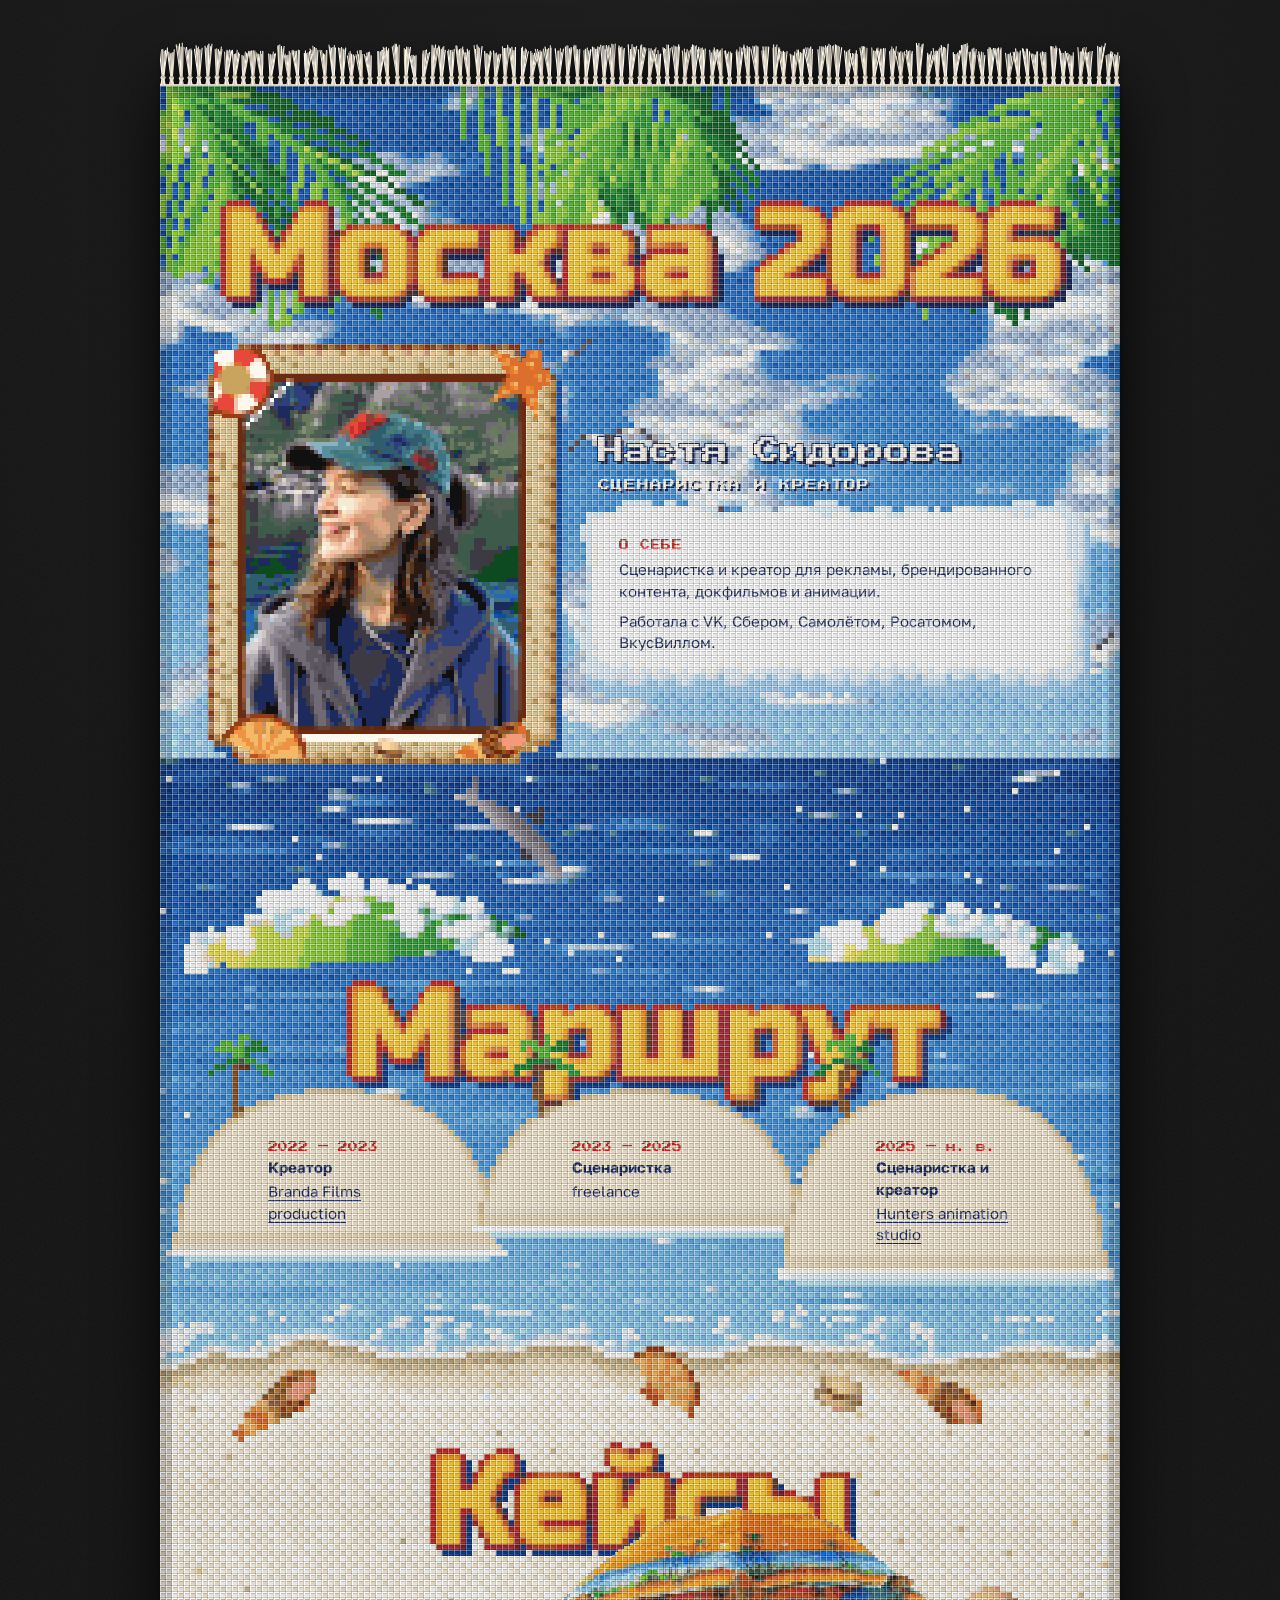
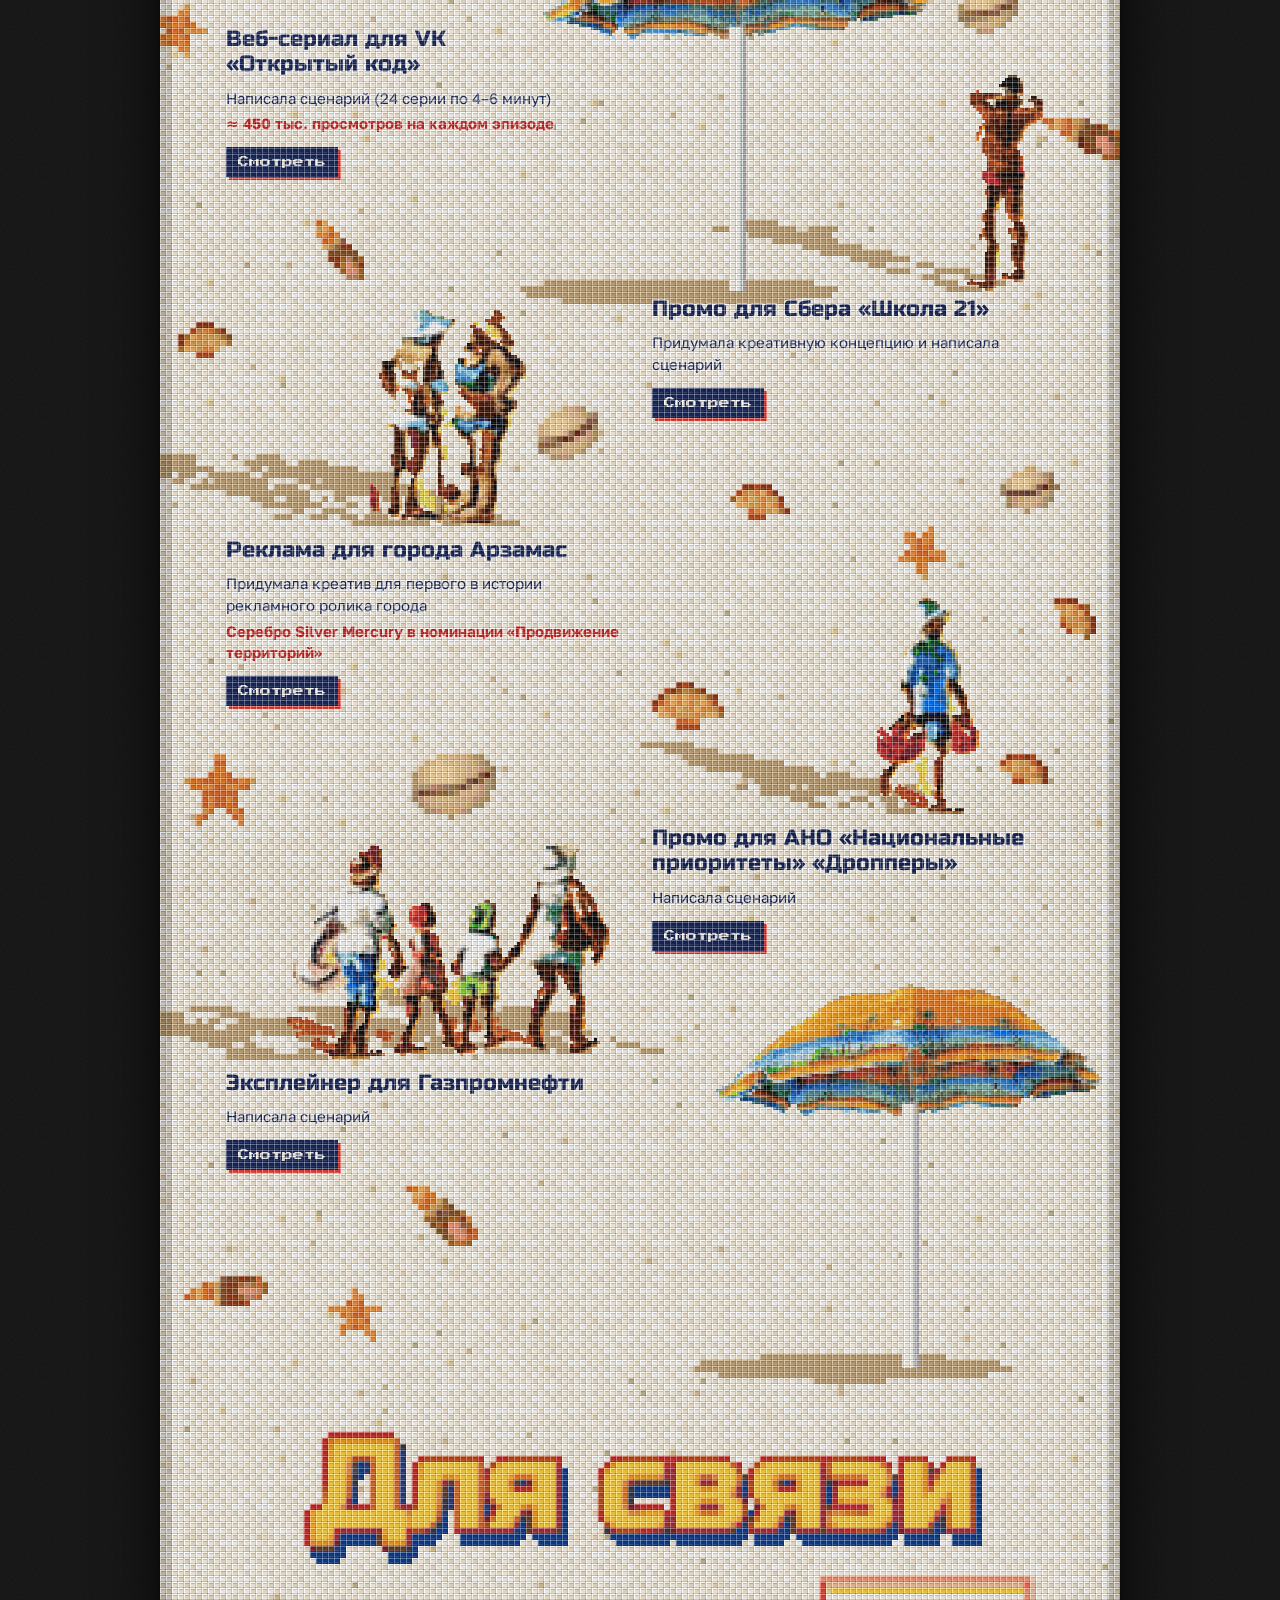
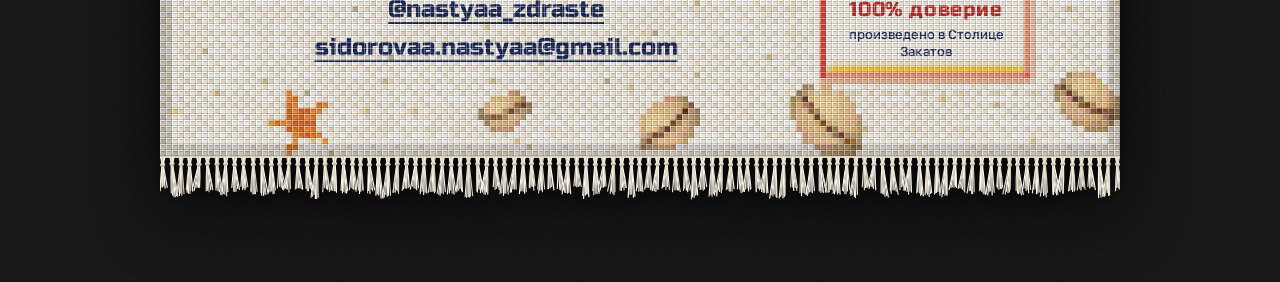
<file: docs/index.html>
<!doctype html>
<html lang="ru">
<head>
<meta charset="utf-8">
<meta name="viewport" content="width=device-width, initial-scale=1">
<title>Настя Сидорова — сценаристка-креатор</title>
<meta name="description" content="Сценаристка-креатор Настя Сидорова: кейсы, опыт, контакты. Сувенир с курорта «Москва 2026».">
<link rel="stylesheet" href="fonts/fonts.css">
<style>
  :root {
    --cell: 6px;
    --navy: #1c2a5c;
    --red: #c7302b;
    --coral: #e8473b;
    --cream: #fffaf0;
    --muted: #5d5760;
  }
  * { box-sizing: border-box; }
  html, body { margin: 0; }
  body {
    min-height: 100vh;
    background: #121212;
    background-image:
      radial-gradient(90% 60% at 50% 0%, #1f1f1f, transparent 70%),
      url("data:image/svg+xml,%3Csvg xmlns='http://www.w3.org/2000/svg' width='240' height='240'%3E%3Cfilter id='n'%3E%3CfeTurbulence type='fractalNoise' baseFrequency='.8' numOctaves='3' stitchTiles='stitch'/%3E%3CfeColorMatrix values='0 0 0 0 1 0 0 0 0 1 0 0 0 0 1 0 0 0 .05 0'/%3E%3C/filter%3E%3Crect width='240' height='240' filter='url(%23n)'/%3E%3C/svg%3E");
    color: var(--navy);
    font: 400 15px/1.45 "Golos Text", system-ui, sans-serif;
  }
  .beach { padding: 40px 16px 80px; display: flex; justify-content: center; }
  .towel {
    position: relative; width: 960px; max-width: 100%;
    filter: drop-shadow(0 24px 30px rgba(0,0,0,.6)) drop-shadow(0 2px 3px rgba(0,0,0,.5));
  }
  canvas.scene { image-rendering: pixelated; image-rendering: crisp-edges; display: block; }
  canvas.fringe { display: block; }
  canvas.fringe { margin: 0 auto; }
  .cloth { position: relative; overflow: hidden; }
  .cloth canvas.scene { position: absolute; inset: 0; width: 100%; height: 100%; }
  .weave { position: absolute; inset: 0; pointer-events: none; z-index: 3; }
  .figure { position: absolute; z-index: 2; pointer-events: none; image-rendering: pixelated; image-rendering: crisp-edges; }
  .magnet {
    position: absolute; z-index: 5; pointer-events: none;
    image-rendering: pixelated; image-rendering: crisp-edges;
  }
  /* мягкие складки поверх всего полотна */
  .cloth::after {
    content: ""; position: absolute; inset: 0; pointer-events: none; z-index: 4;
    background:
      linear-gradient(174deg, transparent 0 14%, rgba(255,255,255,.14) 17%, transparent 21%),
      linear-gradient(183deg, transparent 0 41%, rgba(0,0,0,.14) 44%, rgba(255,255,255,.08) 47%, transparent 51%),
      linear-gradient(177deg, transparent 0 69%, rgba(0,0,0,.12) 72%, transparent 76%),
      linear-gradient(90deg, rgba(0,0,0,.14), transparent 7% 93%, rgba(0,0,0,.14));
    mix-blend-mode: soft-light;
  }
  .content {
    position: relative; z-index: 2;
    padding: 0 calc(var(--cell) * 6);
  }
  .sr { position: absolute; width: 1px; height: 1px; overflow: hidden; clip: rect(0 0 0 0); white-space: nowrap; }

  /* ——— небо ——— */
  .palm-space { height: calc(var(--cell) * 17); }
  .px-title { height: calc(var(--cell) * 17); margin: 0; }
  .souvenir { margin: calc(var(--cell) * 4) auto 0; width: calc(var(--cell) * 38); text-align: center; }
  .px-photo { width: calc(var(--cell) * 46); height: calc(var(--cell) * 56); margin: 0 auto; }
  .name {
    margin: calc(var(--cell) * 4) 0 calc(var(--cell) * 2); text-align: center;
    font: 400 clamp(15px, 4.6vw, 26px)/1.2 "Press Start 2P", monospace; color: var(--cream);
    text-shadow: 3px 3px 0 var(--navy), -1px -1px 0 var(--navy), 1px -1px 0 var(--navy), -1px 1px 0 var(--navy);
  }
  .role {
    text-align: center; margin: 0 0 calc(var(--cell) * 5);
    font: 400 calc(var(--cell) * 2)/1 "Press Start 2P", monospace; letter-spacing: .08em; text-transform: uppercase;
    color: var(--cream); text-shadow: 2px 2px 0 var(--navy);
  }

  .panel {
    position: relative;
    padding: calc(var(--cell) * 3) calc(var(--cell) * 3.5);
    margin: 0 0 calc(var(--cell) * 5);
  }
  .panel h2, .panel h3 { margin: 0 0 8px; }
  .label {
    font: 400 10px/1.2 "Press Start 2P", monospace; letter-spacing: .06em; text-transform: uppercase;
    color: var(--red); margin: 0 0 12px;
  }
  .intro p { margin: 0; }
  .intro p + p { margin-top: 8px; }

  /* ——— море ——— */
  .route { padding: calc(var(--cell) * 2) 0 calc(var(--cell) * 16); }
  .stops { list-style: none; margin: 0; padding: 0; display: flex; flex-direction: column; gap: calc(var(--cell) * 9); }
  .stop {
    width: fit-content; max-width: 86%; min-width: 58%; display: flex; flex-direction: column; gap: 2px;
    padding: calc(var(--cell) * 2.5) calc(var(--cell) * 4) calc(var(--cell) * 2.5) calc(var(--cell) * 9);
  }
  .stop:nth-child(even) { margin-left: auto; }
  .stop time { font: 400 10px/1.6 "Press Start 2P", monospace; color: var(--red); }
  .stop b { font-weight: 700; }
  .stop a { color: inherit; text-decoration: underline; text-decoration-thickness: 1px; text-underline-offset: 3px; }
  .stop a:hover, .stop a:focus-visible { text-decoration-thickness: 2px; outline: none; }
  .case-list { display: flex; flex-direction: column; gap: calc(var(--cell) * 46); padding: calc(var(--cell) * 3) 0 calc(var(--cell) * 44); }
  .case { margin-bottom: 0; }
  .case { padding: calc(var(--cell) * 3) calc(var(--cell) * 2); }
  .horizon { height: 0; }
  .vista { height: calc(var(--cell) * 34); }
  .px-heading { height: calc(var(--cell) * 21); margin: 0 0 calc(var(--cell) * 3); }
  .case { width: 86%; }
  .case:nth-of-type(odd) { margin-right: auto; }
  .case:nth-of-type(even) { margin-left: auto; }
  .case-head { display: flex; align-items: center; justify-content: space-between; gap: 14px; margin-bottom: 10px; }
  .case {
    --halo: var(--cream);
    text-shadow: 0 0 1px var(--halo), 1.5px 0 0 var(--halo), -1.5px 0 0 var(--halo), 0 1.5px 0 var(--halo), 0 -1.5px 0 var(--halo),
      1.5px 1.5px 0 var(--halo), -1.5px -1.5px 0 var(--halo), 1.5px -1.5px 0 var(--halo), -1.5px 1.5px 0 var(--halo);
  }
  .case a.watch { text-shadow: none; }
  .case p { margin: 0; }
  .case .result { margin-top: 4px; font-weight: 700; color: var(--red); }
  .case .client { font: 400 10px/1.2 "Press Start 2P", monospace; letter-spacing: .06em; text-transform: uppercase; color: var(--red); margin: 0 0 6px; }
  .case h3 { font: 400 22px/1.15 "Russo One", sans-serif; margin: 0; text-wrap: balance; }
  .case dl { margin: 0; display: grid; grid-template-columns: auto 1fr; gap: 3px 12px; }
  .case dt { font-weight: 500; color: var(--muted); }
  .case dd { margin: 0; }
  .case a.watch {
    display: inline-block; margin-top: 12px;
    font: 400 11px/1 "Press Start 2P", monospace; color: var(--cream); text-decoration: none;
    background: var(--navy); padding: 10px 12px 9px; box-shadow: 3px 3px 0 var(--coral);
  }
  .case a.watch:hover, .case a.watch:focus-visible { background: var(--red); box-shadow: 3px 3px 0 var(--navy); outline: none; }

  /* ——— песок ——— */
  .shore { height: calc(var(--cell) * 4); }
  .shells { height: calc(var(--cell) * 10); }
  .sand-end { height: calc(var(--cell) * 12); }
  .print-text {
    position: absolute; z-index: 2; pointer-events: none; white-space: nowrap;
    transform-origin: 50% 50%; text-align: center; line-height: 1;
  }
  .hero { display: flex; flex-direction: column; }
  .beach-row { display: flex; flex-direction: column; align-items: center; gap: calc(var(--cell) * 8); }
  .contacts { text-align: center; margin-bottom: calc(var(--cell) * 4); }
  .contact-list { list-style: none; margin: 0; padding: 0; display: flex; flex-direction: column; align-items: center; gap: 10px; }
  .contact-list a {
    font: 400 clamp(16px, 2.6vw, 24px)/1.2 "Russo One", sans-serif; color: var(--navy);
    text-decoration: underline; text-decoration-thickness: 2px; text-underline-offset: 5px; overflow-wrap: anywhere;
  }
  .contact-list a:hover, .contact-list a:focus-visible { color: var(--red); outline: none; }
  .contacts p { margin: 0; }

  /* марка курорта: напечатана на песке */
  .stamp {
    width: 200px; padding: calc(var(--cell) * 2.5) calc(var(--cell) * 2.5);
    text-align: center; color: var(--navy); display: flex; flex-direction: column; gap: 5px;
    font: 500 12px/1.35 "Golos Text", sans-serif;
  }
  .stamp strong { font: 400 20px/1.1 "Russo One", sans-serif; letter-spacing: .03em; color: var(--red); }
  .stamp small { font-size: 13px; line-height: 1.3; }

  @media (min-width: 880px) {
    .content { padding: 0 calc(var(--cell) * 9); }
    .px-title { height: calc(var(--cell) * 24); }
    .hero {
      display: grid; grid-template-columns: calc(var(--cell) * 56) 1fr;
      gap: calc(var(--cell) * 8); align-items: center; margin-top: calc(var(--cell) * 3);
    }
    .souvenir { margin: 0; width: auto; }
    .name { text-align: left; margin-top: 0; }
    .role { text-align: left; }
    .hero-text .panel { margin-bottom: 0; }
    .px-photo { width: calc(var(--cell) * 56); height: calc(var(--cell) * 68); }
    .stops { display: grid; grid-template-columns: repeat(3, 1fr); column-gap: calc(var(--cell) * 10); align-items: start; }
    .stop { width: 100%; min-width: 0; max-width: none; margin: 0; }
    .stop:nth-child(even) { margin-left: 0; }
    .px-heading { height: calc(var(--cell) * 22); }
    .case-list { display: flex; flex-direction: column; gap: calc(var(--cell) * 14); padding-bottom: calc(var(--cell) * 40); }
    .case-list .case { width: 50%; margin: 0; }
    .case-list .case:nth-child(even) { margin-left: auto; }
    .beach-row { display: grid; grid-template-columns: 1fr 240px; gap: calc(var(--cell) * 8); align-items: center; }
    .beach-row .stamp { margin: 0; }
    .contacts { margin-bottom: 0; }
  }
  @media (max-width: 480px) {
    body { font-size: 14px; }
    .content { padding: 0 calc(var(--cell) * 4); }
    .case { width: 100%; }
      .stamp { margin: 0 auto calc(var(--cell) * 6); }
  }
</style>
</head>
<body>
<main class="beach">
  <div class="towel">
    <canvas class="fringe top" aria-hidden="true"></canvas>
    <div class="cloth">
      <canvas class="scene" aria-hidden="true"></canvas>
      <div class="weave" aria-hidden="true"></div>
      <div class="content">

        <header>
          <div class="palm-space"></div>
          <p class="px-title" data-px="title" data-text="Москва 2026"><span class="sr">Москва 2026</span></p>
          <div class="hero">
            <figure class="souvenir">
              <div class="px-photo" data-px="photo" data-src="photo.jpg" role="img" aria-label="Магнитик с фотографией Насти"></div>
            </figure>
            <div class="hero-text">
              <h1 class="name">Настя Сидорова</h1>
              <p class="role">сценаристка и креатор</p>
              <section class="panel intro" data-px="panel" data-print="cloud">
                <p class="label">О себе</p>
                <p>Сценаристка и креатор для рекламы, брендированного контента, докфильмов и анимации.</p>
                <p>Работала с VK, Сбером, Самолётом, Росатомом, ВкусВиллом.</p>
              </section>
            </div>
          </div>
        </header>

        <div class="horizon" data-px="horizon"></div>

        <section class="route" aria-labelledby="route-h">
          <div class="vista" data-px="vista"></div>
          <h2 id="route-h" class="px-heading" data-px="title" data-style="heading" data-text="Маршрут"><span class="sr">Маршрут</span></h2>
          <ol class="stops">
            <li class="stop" data-px="panel" data-print="island">
              <time>2022 — 2023</time><b>Креатор</b>
              <a href="https://brandafilms.pro/" target="_blank" rel="noopener">Branda Films production</a>
            </li>
            <li class="stop" data-px="panel" data-print="island">
              <time>2023 — 2025</time><b>Сценаристка</b><span>freelance</span>
            </li>
            <li class="stop" data-px="panel" data-print="island">
              <time>2025 — н. в.</time><b>Сценаристка и креатор</b>
              <a href="https://storyhunters.ru/" target="_blank" rel="noopener">Hunters animation studio</a>
            </li>
          </ol>
        </section>

        <div class="shore" data-px="shore"></div>
        <div class="shells" data-px="shells"></div>
        <section class="cases" aria-labelledby="cases-h">
          <h2 id="cases-h" class="px-heading cases-title" data-px="title" data-style="heading" data-text="Кейсы"><span class="sr">Кейсы</span></h2>

          <span hidden data-name="umbrella" data-sprite="sprites/umbrella.png"></span>
          <span hidden data-name="walker" data-sprite="sprites/walker.png"></span>
          <span hidden data-name="bather" data-sprite="sprites/bather.png"></span>
          <span hidden data-name="ladies" data-sprite="sprites/ladies.png"></span>
          <span hidden data-name="family" data-sprite="sprites/family.png"></span>
          <div class="case-list">
            <article id="case-vk" class="panel case" data-px="panel" data-print="bare">
              <div class="case-head">
                <h3>Веб-сериал для VK «Открытый код»</h3>
              </div>
              <p>Написала сценарий (24 серии по 4–6 минут)</p>
              <p class="result">≈ 450 тыс. просмотров на каждом эпизоде</p>
              <a class="watch" href="https://vk.com/video/playlist/-92204627_83" target="_blank" rel="noopener">Смотреть</a>
            </article>

            <article id="case-sber" class="panel case" data-px="panel" data-print="bare">
              <div class="case-head">
                <h3>Промо для Сбера «Школа 21»</h3>
              </div>
              <p>Придумала креативную концепцию и написала сценарий</p>
              <a class="watch" href="https://drive.google.com/file/d/1CWKqxCIYh46ycRhd-dU0OdoUuWP2zm_2/view" target="_blank" rel="noopener">Смотреть</a>
            </article>

            <article id="case-arz" class="panel case" data-px="panel" data-print="bare">
              <div class="case-head">
                <h3>Реклама для города Арзамас</h3>
              </div>
              <p>Придумала креатив для первого в истории рекламного ролика города</p>
              <p class="result">Серебро Silver Mercury в номинации «Продвижение территорий»</p>
              <a class="watch" href="https://vimeo.com/1007658703" target="_blank" rel="noopener">Смотреть</a>
            </article>

            <article id="case-np" class="panel case" data-px="panel" data-print="bare">
              <div class="case-head">
                <h3>Промо для АНО «Национальные приоритеты» «Дропперы»</h3>
              </div>
              <p>Написала сценарий</p>
              <a class="watch" href="https://vimeo.com/1211929643/6e88a3ade3" target="_blank" rel="noopener">Смотреть</a>
            </article>

            <article id="case-gpn" class="panel case" data-px="panel" data-print="bare">
              <div class="case-head">
                <h3>Эксплейнер для Газпромнефти</h3>
              </div>
              <p>Написала сценарий</p>
              <a class="watch" href="https://vimeo.com/1222666534/a98f66e8a3" target="_blank" rel="noopener">Смотреть</a>
            </article>
          </div>
        </section>


        <h2 class="px-heading contacts-h" data-px="title" data-style="heading" data-text="Для связи"><span class="sr">Для связи</span></h2>
        <div class="beach-row">
          <footer class="panel contacts" data-px="panel" data-print="sand">
            <ul class="contact-list">
              <li><a href="https://t.me/nastyaa_zdraste" target="_blank" rel="noopener" aria-label="Telegram">@nastyaa_zdraste</a></li>
              <li><a href="mailto:sidorovaa.nastyaa@gmail.com" aria-label="Почта">sidorovaa.nastyaa@gmail.com</a></li>
            </ul>
          </footer>

          <aside class="stamp" data-px="panel" data-print="stamp" aria-label="Марка">
            <strong>100% доверие</strong>
            <small>произведено в Столице Закатов</small>
          </aside>
        </div>
        <div class="sand-end"></div>

      </div>
    </div>
    <canvas class="fringe bottom" aria-hidden="true"></canvas>
  </div>
</main>
<script src="towel.js"></script>
</body>
</html>
</file>
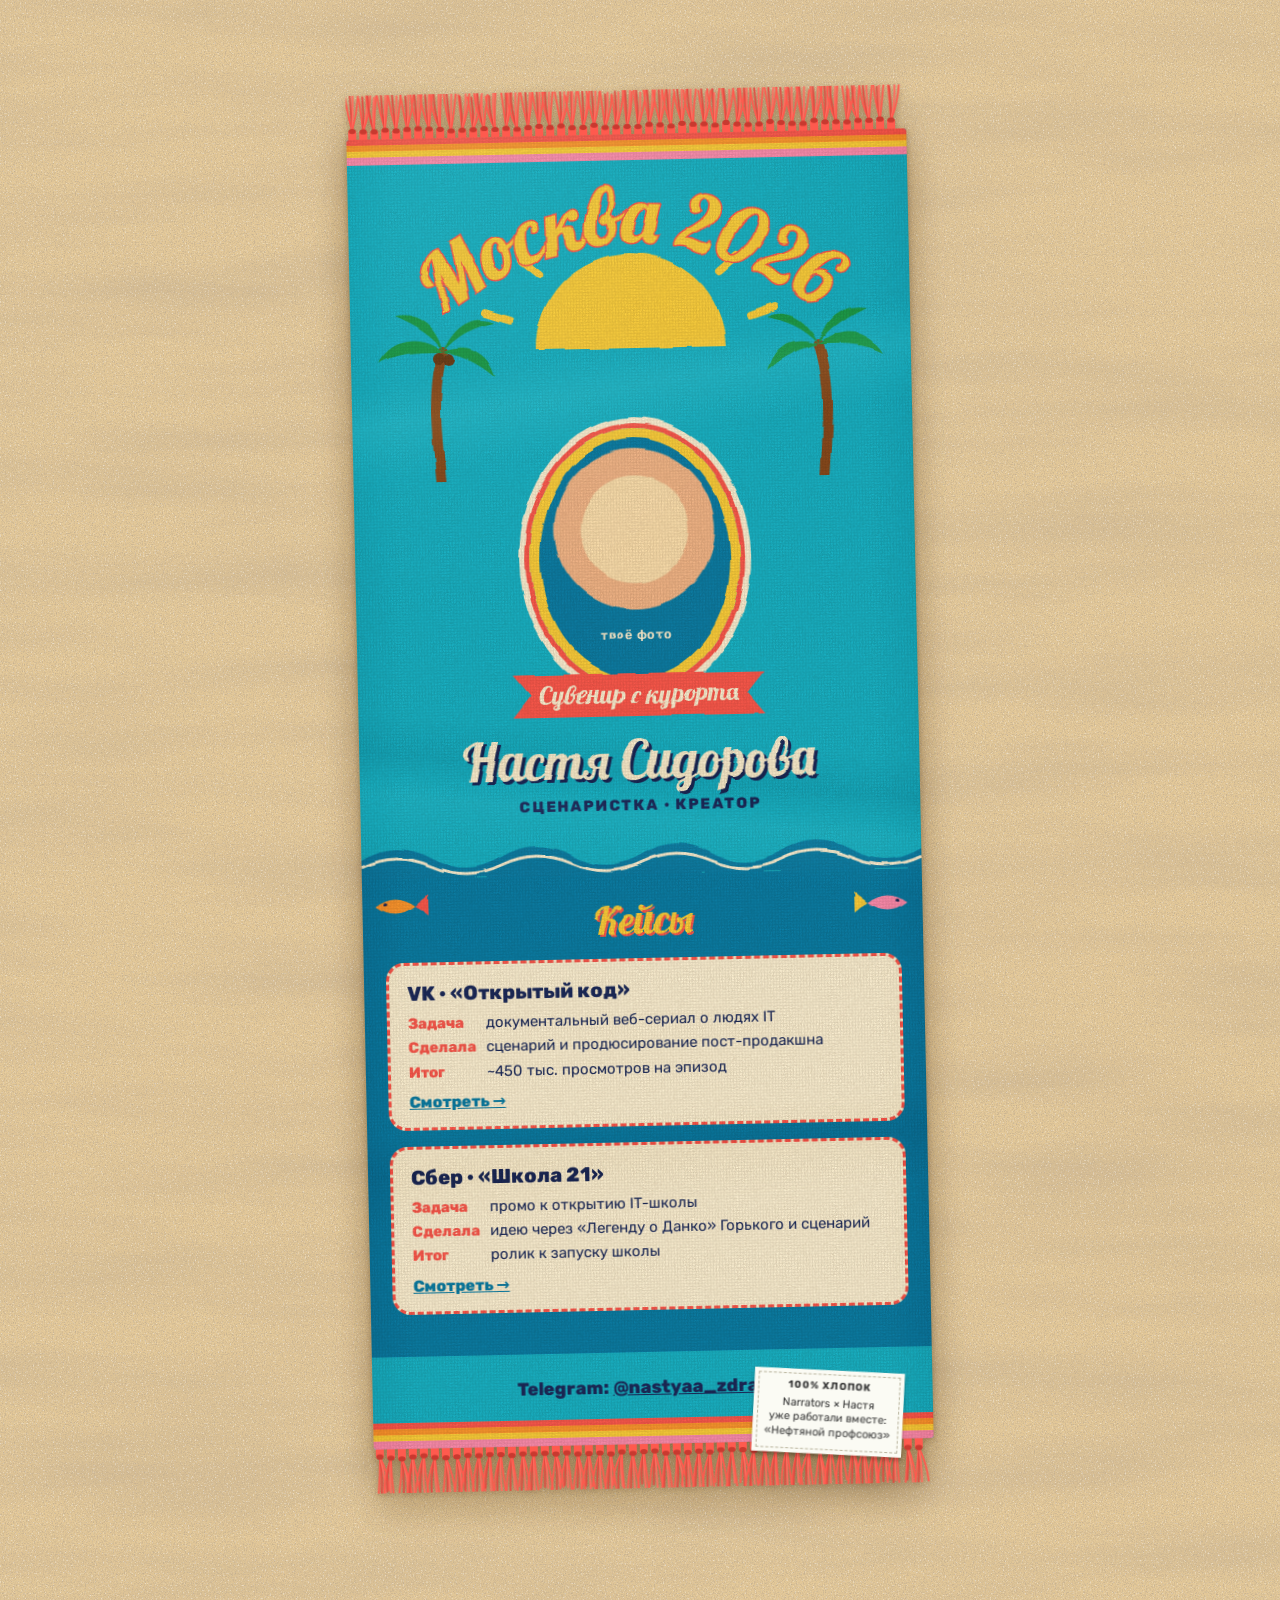
<file: prototype/index.html>
<!doctype html>
<html lang="ru">
<head>
<meta charset="utf-8">
<meta name="viewport" content="width=device-width, initial-scale=1">
<title>Прототип полотенца</title>
<link rel="preconnect" href="https://fonts.googleapis.com">
<link href="https://fonts.googleapis.com/css2?family=Lobster&family=Rubik:wght@400;600;800&display=swap" rel="stylesheet">
<style>
  :root {
    --sea: #19b5c9;
    --sea-deep: #0b7fa8;
    --sun: #ffd23a;
    --coral: #ff5a4e;
    --pink: #ff8fb1;
    --orange: #ff9a2e;
    --ink: #1c2a5c;
    --cream: #fff4d6;
  }
  * { box-sizing: border-box; }
  html, body { margin: 0; }
  body {
    min-height: 100vh;
    background-color: #e3c898;
    font-family: "Rubik", system-ui, sans-serif;
    color: var(--ink);
    overflow-x: hidden;
  }
  /* песок: мелкое зерно + крупные неровности */
  body { position: relative; }
  .sand {
    position: absolute; inset: 0; z-index: 0; pointer-events: none; overflow: hidden;
  }
  .sand svg { width: 100%; height: 100%; display: block; }

  .scene {
    position: relative; z-index: 1;
    padding: 90px 16px 140px;
    display: flex; justify-content: center;
  }
  .towel {
    position: relative;
    width: min(560px, 100%);
    transform: rotate(-1.2deg);
    filter: drop-shadow(0 18px 18px rgba(90, 60, 20, .35)) drop-shadow(0 2px 3px rgba(90, 60, 20, .4));
  }
  .fringe { display: block; width: 100%; height: 46px; }
  .fringe.top { transform: scaleY(-1); margin-bottom: -2px; }
  .fringe.bottom { margin-top: -2px; }

  .cloth {
    position: relative;
    overflow: hidden;
    background: var(--sea);
    border-radius: 3px;
    isolation: isolate;
  }
  /* махра: шум + мелкие петли */
  .cloth::before, .cloth::after {
    content: ""; position: absolute; inset: 0; pointer-events: none; z-index: 5;
  }
  .cloth::before {
    background-image: url("data:image/svg+xml,%3Csvg xmlns='http://www.w3.org/2000/svg' width='220' height='220'%3E%3Cfilter id='n'%3E%3CfeTurbulence type='fractalNoise' baseFrequency='1.1' numOctaves='2' stitchTiles='stitch'/%3E%3CfeColorMatrix values='0 0 0 0 0.5 0 0 0 0 0.45 0 0 0 0 0.4 0 0 0 1.1 -0.2'/%3E%3C/filter%3E%3Crect width='220' height='220' filter='url(%23n)'/%3E%3C/svg%3E"),
      radial-gradient(circle at 50% 50%, rgba(0,0,0,.14) 0 0.8px, transparent 1.3px);
    background-size: 220px 220px, 3px 3px;
    mix-blend-mode: multiply;
    opacity: .75;
  }
  /* складки и свет */
  .cloth::after {
    background:
      linear-gradient(172deg, transparent 0 18%, rgba(255,255,255,.18) 21%, transparent 25%),
      linear-gradient(186deg, transparent 0 46%, rgba(0,0,0,.14) 49%, rgba(255,255,255,.12) 52%, transparent 56%),
      linear-gradient(176deg, transparent 0 74%, rgba(0,0,0,.12) 77%, transparent 81%),
      radial-gradient(120% 60% at 20% 0%, rgba(255,255,255,.18), transparent 60%),
      linear-gradient(90deg, rgba(0,0,0,.12), transparent 8% 92%, rgba(0,0,0,.12));
    mix-blend-mode: soft-light;
  }
  .print { position: relative; z-index: 1; }
  .hero, .souvenir, .name h1, .waves, .sea h2, .fish { filter: url(#fabric); }

  /* ——— принт ——— */
  .band-sunset {
    height: 26px;
    background: repeating-linear-gradient(180deg, var(--coral) 0 6px, var(--orange) 6px 12px, var(--sun) 12px 18px, var(--pink) 18px 26px);
  }
  .hero { position: relative; padding: 18px 20px 10px; text-align: center; }
  .hero .arc { width: 100%; height: auto; display: block; }
  .hero .arc text {
    font-family: "Lobster", cursive; font-size: 78px;
    fill: var(--sun); stroke: var(--coral); stroke-width: 3px; paint-order: stroke;
  }
  .palms { display: flex; justify-content: space-between; align-items: flex-end; margin-top: -40px; padding: 0 6px; }
  .palms svg { width: 120px; height: auto; }

  .souvenir {
    width: 250px; margin: -60px auto 0; position: relative; text-align: center;
  }
  .oval {
    width: 210px; height: 260px; margin: 0 auto; border-radius: 50%;
    background: radial-gradient(circle at 50% 38%, #ffe3b0 0 30%, #f6b98a 31% 45%, var(--sea-deep) 46%);
    border: 10px solid var(--sun);
    box-shadow: 0 0 0 5px var(--coral), 0 0 0 11px var(--cream);
    display: grid; place-items: center; overflow: hidden; position: relative;
  }
  .oval span { font-size: 13px; color: var(--cream); position: absolute; bottom: 36px; font-weight: 600; letter-spacing: .04em; }
  .ribbon {
    display: inline-block; margin-top: -18px; position: relative;
    background: var(--coral); color: var(--cream);
    font-family: "Lobster", cursive; font-size: 26px;
    padding: 4px 26px 6px; white-space: nowrap;
    clip-path: polygon(0 0, 100% 0, 93% 50%, 100% 100%, 0 100%, 7% 50%);
  }
  .name { text-align: center; padding: 18px 24px 8px; }
  .name h1 { font-family: "Lobster", cursive; font-weight: 400; font-size: 52px; margin: 0; color: var(--cream); text-shadow: 3px 3px 0 var(--ink); line-height: 1; }
  .name p { margin: 10px 0 0; font-weight: 800; text-transform: uppercase; letter-spacing: .12em; font-size: 15px; color: var(--ink); }

  .waves { display: block; width: 100%; height: 40px; margin: 12px 0 0; }

  .sea { background: var(--sea-deep); padding: 20px 22px 26px; position: relative; }
  .sea h2 { font-family: "Lobster", cursive; font-weight: 400; color: var(--sun); font-size: 40px; margin: 0 0 14px; text-align: center; text-shadow: 2px 2px 0 var(--coral); }
  .case {
    background: var(--cream); border-radius: 18px; padding: 16px 18px; margin: 0 0 16px;
    border: 3px dashed var(--coral);
  }
  .case h3 { margin: 0 0 8px; font-size: 20px; font-weight: 800; }
  .case dl { margin: 0; display: grid; grid-template-columns: auto 1fr; gap: 4px 10px; font-size: 15px; line-height: 1.35; }
  .case dt { font-weight: 800; color: var(--coral); }
  .case dd { margin: 0; }
  .case a { display: inline-block; margin-top: 10px; font-weight: 800; color: var(--sea-deep); }
  .fish { position: absolute; width: 60px; }

  .foot { background: var(--sea); padding: 24px 22px 20px; text-align: center; position: relative; }
  .foot .contacts { font-weight: 800; font-size: 18px; }
  .foot .contacts a { color: var(--ink); }

  /* пришитый ярлычок */
  .label {
    position: absolute; z-index: 6; right: 30px; bottom: 30px;
    width: 150px; padding: 10px 10px 14px;
    background: #fbfbf4; color: #333; font-size: 11px; line-height: 1.3; text-align: center;
    transform: rotate(4deg);
    box-shadow: 0 3px 4px rgba(0,0,0,.25);
    outline: 1px dashed #b8b39c; outline-offset: -5px;
  }
  .label b { display: block; font-size: 10px; letter-spacing: .1em; margin-bottom: 4px; }
</style>
</head>
<body>

<div class="sand" aria-hidden="true">
  <svg preserveAspectRatio="none">
    <filter id="grain" x="0" y="0" width="100%" height="100%">
      <feTurbulence type="fractalNoise" baseFrequency="0.9" numOctaves="3" seed="4" result="g"/>
      <feColorMatrix in="g" values="0 0 0 0 0.55  0 0 0 0 0.43  0 0 0 0 0.28  0 0 0 2.2 -0.95" result="dark"/>
      <feTurbulence type="fractalNoise" baseFrequency="0.6" numOctaves="2" seed="9" result="g2"/>
      <feColorMatrix in="g2" values="0 0 0 0 1  0 0 0 0 0.97  0 0 0 0 0.9  0 0 0 1.6 -0.95" result="light"/>
      <feTurbulence type="fractalNoise" baseFrequency="0.003 0.02" numOctaves="4" seed="2" result="big"/>
      <feColorMatrix in="big" values="0 0 0 0 0.6  0 0 0 0 0.46  0 0 0 0 0.28  0 0 0 1.1 -0.4" result="dunes"/>
      <feMerge><feMergeNode in="dunes"/><feMergeNode in="dark"/><feMergeNode in="light"/></feMerge>
    </filter>
    <rect width="100%" height="100%" filter="url(#grain)"/>
  </svg>
</div>

<!-- лёгкая «мятость» ткани для принта -->
<svg width="0" height="0" style="position:absolute">
  <filter id="fabric">
    <feTurbulence type="fractalNoise" baseFrequency="0.02 0.035" numOctaves="2" seed="7" result="w"/>
    <feDisplacementMap in="SourceGraphic" in2="w" scale="5" xChannelSelector="R" yChannelSelector="G"/>
  </filter>
</svg>

<main class="scene">
  <div class="towel">
    <svg class="fringe top" id="fringeTop" viewBox="0 0 560 46" preserveAspectRatio="none" aria-hidden="true"></svg>
    <div class="cloth">
      <div class="print">
        <div class="band-sunset"></div>

        <div class="hero">
          <svg class="arc" viewBox="0 0 520 170" aria-label="Москва 2026">
            <circle cx="260" cy="170" r="95" fill="#ffd23a"/>
            <g stroke="#ffd23a" stroke-width="8" stroke-linecap="round">
              <line x1="260" y1="60" x2="260" y2="40"/><line x1="170" y1="95" x2="152" y2="80"/><line x1="350" y1="95" x2="368" y2="80"/>
              <line x1="140" y1="140" x2="115" y2="132"/><line x1="380" y1="140" x2="405" y2="132"/>
            </g>
            <path id="arcPath" d="M 40 160 Q 260 -30 480 160" fill="none"/>
            <text><textPath href="#arcPath" startOffset="50%" text-anchor="middle">Москва 2026</textPath></text>
          </svg>
          <div class="palms">
            <svg viewBox="0 0 120 170" aria-hidden="true">
              <path d="M62 170 C 58 120 54 80 66 40" stroke="#8a4b1f" stroke-width="10" fill="none" stroke-linecap="round"/>
              <g fill="#1f9e4a"><path d="M66 40 C 40 20 15 28 2 50 C 25 38 45 40 66 40Z"/><path d="M66 40 C 60 12 40 0 18 4 C 40 14 55 24 66 40Z"/><path d="M66 40 C 80 10 100 4 118 12 C 96 16 80 24 66 40Z"/><path d="M66 40 C 95 30 112 44 118 66 C 100 50 84 44 66 40Z"/></g>
              <circle cx="62" cy="46" r="6" fill="#6b3a17"/><circle cx="72" cy="48" r="6" fill="#6b3a17"/>
            </svg>
            <svg viewBox="0 0 120 170" aria-hidden="true" style="transform:scaleX(-1)">
              <path d="M62 170 C 58 120 54 80 66 40" stroke="#8a4b1f" stroke-width="10" fill="none" stroke-linecap="round"/>
              <g fill="#1f9e4a"><path d="M66 40 C 40 20 15 28 2 50 C 25 38 45 40 66 40Z"/><path d="M66 40 C 60 12 40 0 18 4 C 40 14 55 24 66 40Z"/><path d="M66 40 C 80 10 100 4 118 12 C 96 16 80 24 66 40Z"/><path d="M66 40 C 95 30 112 44 118 66 C 100 50 84 44 66 40Z"/></g>
            </svg>
          </div>
        </div>

        <div class="souvenir">
          <div class="oval"><span>твоё фото</span></div>
          <div class="ribbon">Сувенир с курорта</div>
        </div>

        <div class="name">
          <h1>Настя Сидорова</h1>
          <p>сценаристка · креатор</p>
        </div>

        <svg class="waves" viewBox="0 0 560 40" preserveAspectRatio="none" aria-hidden="true">
          <path d="M0 20 Q 35 0 70 20 T 140 20 T 210 20 T 280 20 T 350 20 T 420 20 T 490 20 T 560 20 V40 H0Z" fill="#0b7fa8"/>
          <path d="M0 28 Q 35 12 70 28 T 140 28 T 210 28 T 280 28 T 350 28 T 420 28 T 490 28 T 560 28" stroke="#fff4d6" stroke-width="3" fill="none"/>
        </svg>

        <section class="sea">
          <svg class="fish" style="left:8px;top:12px" viewBox="0 0 60 30"><path d="M5 15 Q 25 0 45 15 Q 25 30 5 15Z" fill="#ff9a2e"/><path d="M45 15 L58 5 L58 25Z" fill="#ff5a4e"/><circle cx="15" cy="13" r="2" fill="#1c2a5c"/></svg>
          <svg class="fish" style="right:10px;top:18px;transform:scaleX(-1)" viewBox="0 0 60 30"><path d="M5 15 Q 25 0 45 15 Q 25 30 5 15Z" fill="#ff8fb1"/><path d="M45 15 L58 5 L58 25Z" fill="#ffd23a"/><circle cx="15" cy="13" r="2" fill="#1c2a5c"/></svg>
          <h2>Кейсы</h2>
          <article class="case">
            <h3>VK · «Открытый код»</h3>
            <dl>
              <dt>Задача</dt><dd>документальный веб-сериал о людях IT</dd>
              <dt>Сделала</dt><dd>сценарий и продюсирование пост-продакшна</dd>
              <dt>Итог</dt><dd>~450 тыс. просмотров на эпизод</dd>
            </dl>
            <a href="https://vk.com/video/playlist/-92204627_83">Смотреть →</a>
          </article>
          <article class="case">
            <h3>Сбер · «Школа 21»</h3>
            <dl>
              <dt>Задача</dt><dd>промо к открытию IT-школы</dd>
              <dt>Сделала</dt><dd>идею через «Легенду о Данко» Горького и сценарий</dd>
              <dt>Итог</dt><dd>ролик к запуску школы</dd>
            </dl>
            <a href="#">Смотреть →</a>
          </article>
        </section>

        <div class="foot">
          <div class="contacts">Telegram: <a href="https://t.me/nastyaa_zdraste">@nastyaa_zdraste</a></div>
        </div>
        <div class="band-sunset"></div>
      </div>
    </div>
    <div class="label"><b>100% ХЛОПОК</b>Narrators × Настя<br>уже работали вместе:<br>«Нефтяной профсоюз»</div>
    <svg class="fringe bottom" id="fringeBottom" viewBox="0 0 560 46" preserveAspectRatio="none" aria-hidden="true"></svg>
  </div>
</main>

<script>
  // бахрома: пучки ниток, связанные узелком
  function fringe(svg, seed) {
    let s = seed;
    const rnd = () => (s = (s * 9301 + 49297) % 233280) / 233280;
    const colors = ["#ff5a4e", "#e24a40", "#ff6d5f"];
    let out = "";
    for (let x = 6; x < 556; x += 11) {
      const knotY = 9 + rnd() * 3;
      const sway = (rnd() - .5) * 6;
      out += `<rect x="${x - 4}" y="0" width="8" height="${knotY}" fill="${colors[0]}"/>`;
      for (let k = 0; k < 4; k++) {
        const sx = x - 3 + k * 2;
        const ex = sx + sway + (k - 1.5) * 2 + (rnd() - .5) * 3;
        const len = 32 + rnd() * 12;
        out += `<path d="M${x} ${knotY} Q ${(sx + ex) / 2 + sway} ${knotY + len / 2} ${ex} ${knotY + len}" stroke="${colors[k % 3]}" stroke-width="1.8" fill="none" stroke-linecap="round"/>`;
      }
      out += `<ellipse cx="${x}" cy="${knotY}" rx="3.6" ry="2.6" fill="#c9392f"/>`;
    }
    svg.innerHTML = out;
  }
  fringe(document.getElementById("fringeTop"), 7);
  fringe(document.getElementById("fringeBottom"), 23);
</script>
</body>
</html>
</file>
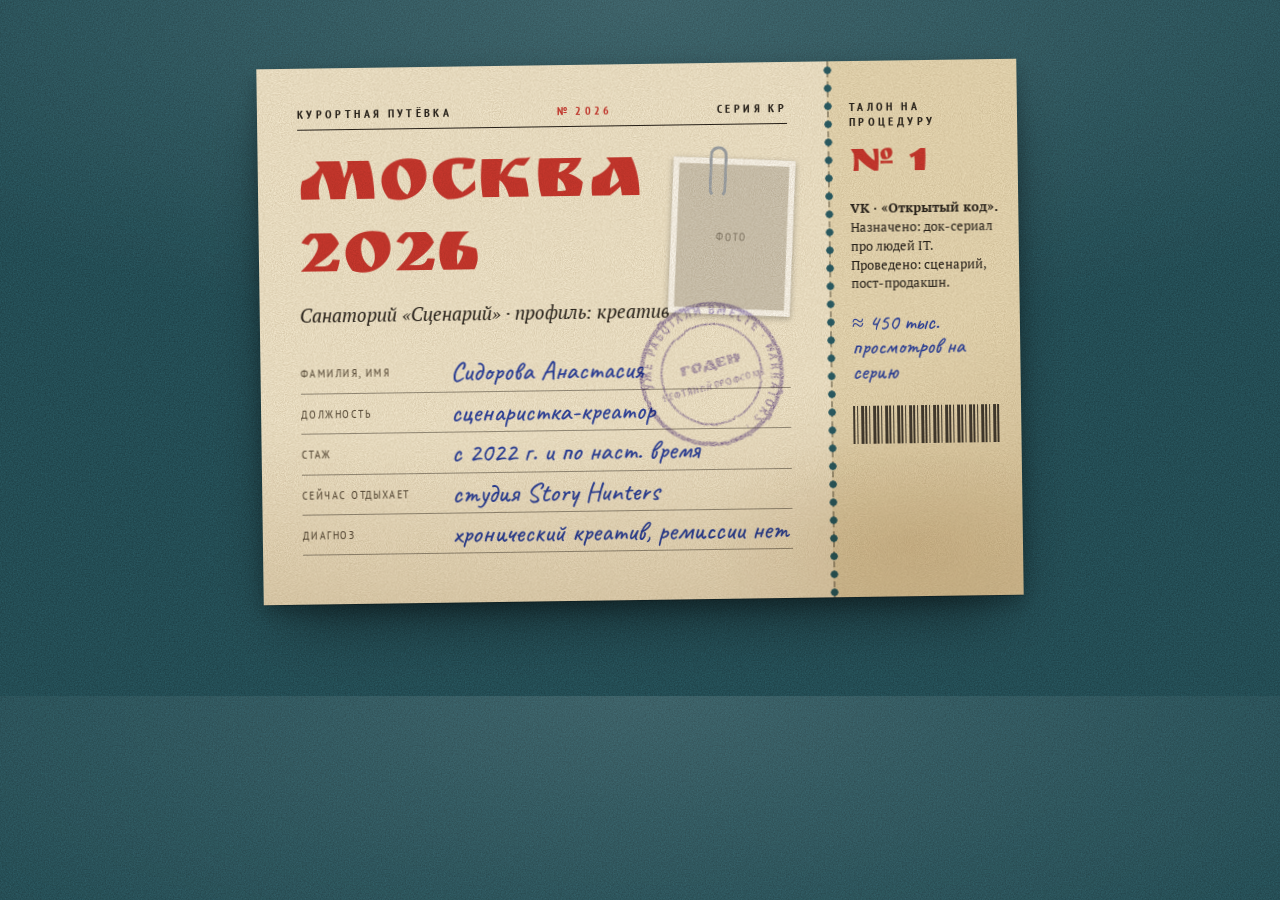
<file: prototype/putevka.html>
<!doctype html>
<html lang="ru">
<head>
<meta charset="utf-8">
<meta name="viewport" content="width=device-width, initial-scale=1">
<title>Путёвка — эскиз</title>
<link href="fonts/fonts.css" rel="stylesheet">
<style>
  :root {
    --paper: #f1e6cc;
    --paper-2: #e8d9b5;
    --ink: #262019;
    --red: #c8372d;
    --blue-ink: #2a3f9e;
    --stamp: #5b3fa0;
    --sea: #2f7f8f;
  }
  * { box-sizing: border-box; }
  html, body { margin: 0; }
  body {
    background: #2b5d66;
    background-image:
      radial-gradient(120% 80% at 50% 0%, rgba(255,255,255,.12), transparent 60%),
      url("data:image/svg+xml,%3Csvg xmlns='http://www.w3.org/2000/svg' width='300' height='300'%3E%3Cfilter id='n'%3E%3CfeTurbulence type='fractalNoise' baseFrequency='.75' numOctaves='3' stitchTiles='stitch'/%3E%3CfeColorMatrix values='0 0 0 0 0 0 0 0 0 0 0 0 0 0 0 0 0 0 .35 0'/%3E%3C/filter%3E%3Crect width='300' height='300' filter='url(%23n)'/%3E%3C/svg%3E");
    font-family: "PT Serif", Georgia, serif;
    color: var(--ink);
    padding: 64px 16px 96px;
  }
  .ticket {
    position: relative;
    max-width: 760px; margin: 0 auto;
    background: var(--paper);
    display: grid; grid-template-columns: 1fr 190px;
    box-shadow: 0 1px 0 rgba(0,0,0,.2), 0 30px 60px -20px rgba(0,0,0,.55), 0 8px 18px rgba(0,0,0,.25);
    transform: rotate(-.8deg);
  }
  /* бумага: волокна, неравномерное старение */
  .ticket::before {
    content: ""; position: absolute; inset: 0; pointer-events: none; z-index: 3;
    background:
      url("data:image/svg+xml,%3Csvg xmlns='http://www.w3.org/2000/svg' width='400' height='400'%3E%3Cfilter id='p'%3E%3CfeTurbulence type='fractalNoise' baseFrequency='.9' numOctaves='4' stitchTiles='stitch'/%3E%3CfeColorMatrix values='0 0 0 0 .35 0 0 0 0 .27 0 0 0 0 .15 0 0 0 .5 -.12'/%3E%3C/filter%3E%3Crect width='400' height='400' filter='url(%23p)'/%3E%3C/svg%3E"),
      radial-gradient(140% 90% at 30% 20%, transparent 55%, rgba(140,100,40,.22)),
      radial-gradient(40% 30% at 85% 90%, rgba(150,110,50,.18), transparent 70%);
    mix-blend-mode: multiply;
  }
  .main { padding: 38px 40px 34px; position: relative; }
  .stub {
    position: relative; padding: 38px 20px 30px;
    border-left: 2px dashed rgba(38,32,25,.35);
    background: var(--paper-2);
  }
  /* перфорация */
  .stub::before {
    content: ""; position: absolute; left: -7px; top: 0; bottom: 0; width: 12px;
    background: radial-gradient(circle at 6px 9px, #2b5d66 3.4px, transparent 4px) 0 0 / 12px 18px repeat-y;
  }
  .eyebrow {
    font-family: "PT Sans Narrow", sans-serif; font-weight: 700; letter-spacing: .28em;
    font-size: 12px; text-transform: uppercase; display: flex; justify-content: space-between;
    border-bottom: 1.5px solid var(--ink); padding-bottom: 8px;
  }
  .eyebrow b { color: var(--red); }
  h1 {
    font-family: "Ruslan Display", serif; font-weight: 400;
    font-size: clamp(44px, 8vw, 76px); line-height: .95; margin: 22px 0 6px;
    color: var(--red); letter-spacing: .01em;
  }
  .sub { font-style: italic; font-size: 19px; margin: 0 0 26px; }
  .fields { display: grid; grid-template-columns: 150px 1fr; gap: 0; font-size: 15px; }
  .fields dt {
    font-family: "PT Sans Narrow", sans-serif; text-transform: uppercase; letter-spacing: .12em; font-size: 12px;
    padding: 12px 0 4px; color: #5a4d3a; border-bottom: 1px solid rgba(38,32,25,.45);
  }
  .fields dd {
    margin: 0; padding: 4px 0 3px; border-bottom: 1px solid rgba(38,32,25,.45);
    font-family: "Caveat", cursive; font-size: 27px; line-height: 1.2; color: var(--blue-ink);
  }
  .photo {
    position: absolute; right: 36px; top: 96px; width: 122px; height: 156px;
    background: #cfc6b3; border: 6px solid #fbf7ee; box-shadow: 0 2px 6px rgba(0,0,0,.3);
    transform: rotate(3deg);
    display: grid; place-items: center;
    font-family: "PT Sans Narrow", sans-serif; font-size: 11px; letter-spacing: .15em; text-transform: uppercase; color: #7a705f;
  }
  .clip {
    position: absolute; top: -18px; left: 30px; width: 18px; height: 52px;
    border: 3px solid #9ea3a8; border-radius: 9px; border-bottom-color: transparent;
    box-shadow: inset 0 0 0 3px transparent;
  }
  .stamp {
    position: absolute; right: 44px; bottom: 150px; width: 150px; height: 150px;
    transform: rotate(-14deg); mix-blend-mode: multiply; opacity: .9;
    filter: url(#rough);
  }
  .stub h2 {
    font-family: "PT Sans Narrow", sans-serif; font-size: 12px; letter-spacing: .28em; text-transform: uppercase;
    margin: 0 0 14px; font-weight: 700;
  }
  .stub .num { font-family: "Ruslan Display", serif; font-size: 44px; color: var(--red); line-height: 1; }
  .stub p { font-size: 13px; line-height: 1.45; margin: 12px 0 0; }
  .stub .hand { font-family: "Caveat", cursive; font-size: 22px; color: var(--blue-ink); line-height: 1.1; margin-top: 18px; }
  .barcode { height: 38px; margin-top: 22px;
    background: repeating-linear-gradient(90deg, var(--ink) 0 2px, transparent 2px 4px, var(--ink) 4px 5px, transparent 5px 8px, var(--ink) 8px 11px, transparent 11px 12px); opacity: .85; }

  @media (max-width: 640px) {
    .ticket { grid-template-columns: 1fr; }
    .stub { border-left: 0; border-top: 2px dashed rgba(38,32,25,.35); }
    .stub::before { display: none; }
    .main { padding: 28px 22px; }
    .photo { position: relative; right: auto; top: auto; margin: 0 0 18px; }
    .fields { grid-template-columns: 1fr; }
    .stamp { right: 10px; bottom: 10px; width: 120px; height: 120px; }
  }
</style>
</head>
<body>
<svg width="0" height="0" style="position:absolute">
  <filter id="rough">
    <feTurbulence type="fractalNoise" baseFrequency=".9" numOctaves="2" seed="3" result="n"/>
    <feColorMatrix in="n" values="0 0 0 0 0  0 0 0 0 0  0 0 0 0 0  0 0 0 -1.6 1.25" result="holes"/>
    <feComposite in="SourceGraphic" in2="holes" operator="in" result="speckled"/>
    <feTurbulence type="fractalNoise" baseFrequency=".05" numOctaves="2" seed="8" result="w"/>
    <feDisplacementMap in="speckled" in2="w" scale="3"/>
  </filter>
</svg>

<article class="ticket">
  <div class="main">
    <div class="eyebrow"><span>Курортная путёвка</span><b>№ 2026</b><span>серия КР</span></div>
    <h1>Москва<br>2026</h1>
    <p class="sub">Санаторий «Сценарий» · профиль: креатив</p>

    <div class="photo"><div class="clip"></div>фото</div>

    <dl class="fields">
      <dt>Фамилия, имя</dt><dd>Сидорова Анастасия</dd>
      <dt>Должность</dt><dd>сценаристка-креатор</dd>
      <dt>Стаж</dt><dd>с 2022 г. и по наст. время</dd>
      <dt>Сейчас отдыхает</dt><dd>студия Story Hunters</dd>
      <dt>Диагноз</dt><dd>хронический креатив, ремиссии нет</dd>
    </dl>

    <svg class="stamp" viewBox="0 0 150 150" aria-label="Печать: уже работали с Narrators">
      <circle cx="75" cy="75" r="70" fill="none" stroke="#5b3fa0" stroke-width="4"/>
      <circle cx="75" cy="75" r="50" fill="none" stroke="#5b3fa0" stroke-width="2"/>
      <path id="ring" d="M75 75 m -60 0 a 60 60 0 1 1 120 0 a 60 60 0 1 1 -120 0" fill="none"/>
      <text font-family="PT Sans Narrow" font-weight="700" font-size="13" letter-spacing="2.2" fill="#5b3fa0">
        <textPath href="#ring">УЖЕ РАБОТАЛИ ВМЕСТЕ · NARRATORS ·</textPath>
      </text>
      <text x="75" y="70" text-anchor="middle" font-family="Ruslan Display" font-size="18" fill="#5b3fa0">ГОДЕН</text>
      <text x="75" y="90" text-anchor="middle" font-family="PT Sans Narrow" font-weight="700" font-size="10" letter-spacing="1" fill="#5b3fa0">НЕФТЯНОЙ ПРОФСОЮЗ</text>
    </svg>
  </div>

  <aside class="stub">
    <h2>Талон на процедуру</h2>
    <div class="num">№ 1</div>
    <p><b>VK · «Открытый код».</b><br>Назначено: док-сериал про людей IT.<br>Проведено: сценарий, пост-продакшн.</p>
    <p class="hand">≈ 450 тыс. просмотров на серию</p>
    <div class="barcode"></div>
  </aside>
</article>
</body>
</html>
</file>
<file: docs/fonts/fonts.css>
@font-face {
  font-family: 'Caveat';
  font-style: normal;
  font-weight: 600;
  font-display: swap;
  src: url(Caveat-600-cyrillic.woff2) format('woff2');
  unicode-range: U+0301, U+0400-045F, U+0490-0491, U+04B0-04B1, U+2116;
}
@font-face {
  font-family: 'Caveat';
  font-style: normal;
  font-weight: 600;
  font-display: swap;
  src: url(Caveat-600-latin.woff2) format('woff2');
  unicode-range: U+0000-00FF, U+0131, U+0152-0153, U+02BB-02BC, U+02C6, U+02DA, U+02DC, U+0304, U+0308, U+0329, U+2000-206F, U+20AC, U+2122, U+2191, U+2193, U+2212, U+2215, U+FEFF, U+FFFD;
}
@font-face {
  font-family: 'Golos Text';
  font-style: normal;
  font-weight: 400;
  font-display: swap;
  src: url(GolosText-400-cyrillic.woff2) format('woff2');
  unicode-range: U+0301, U+0400-045F, U+0490-0491, U+04B0-04B1, U+2116;
}
@font-face {
  font-family: 'Golos Text';
  font-style: normal;
  font-weight: 400;
  font-display: swap;
  src: url(GolosText-400-latin.woff2) format('woff2');
  unicode-range: U+0000-00FF, U+0131, U+0152-0153, U+02BB-02BC, U+02C6, U+02DA, U+02DC, U+0304, U+0308, U+0329, U+2000-206F, U+20AC, U+2122, U+2191, U+2193, U+2212, U+2215, U+FEFF, U+FFFD;
}
@font-face {
  font-family: 'Golos Text';
  font-style: normal;
  font-weight: 500;
  font-display: swap;
  src: url(GolosText-500-cyrillic.woff2) format('woff2');
  unicode-range: U+0301, U+0400-045F, U+0490-0491, U+04B0-04B1, U+2116;
}
@font-face {
  font-family: 'Golos Text';
  font-style: normal;
  font-weight: 500;
  font-display: swap;
  src: url(GolosText-500-latin.woff2) format('woff2');
  unicode-range: U+0000-00FF, U+0131, U+0152-0153, U+02BB-02BC, U+02C6, U+02DA, U+02DC, U+0304, U+0308, U+0329, U+2000-206F, U+20AC, U+2122, U+2191, U+2193, U+2212, U+2215, U+FEFF, U+FFFD;
}
@font-face {
  font-family: 'Golos Text';
  font-style: normal;
  font-weight: 700;
  font-display: swap;
  src: url(GolosText-700-cyrillic.woff2) format('woff2');
  unicode-range: U+0301, U+0400-045F, U+0490-0491, U+04B0-04B1, U+2116;
}
@font-face {
  font-family: 'Golos Text';
  font-style: normal;
  font-weight: 700;
  font-display: swap;
  src: url(GolosText-700-latin.woff2) format('woff2');
  unicode-range: U+0000-00FF, U+0131, U+0152-0153, U+02BB-02BC, U+02C6, U+02DA, U+02DC, U+0304, U+0308, U+0329, U+2000-206F, U+20AC, U+2122, U+2191, U+2193, U+2212, U+2215, U+FEFF, U+FFFD;
}
@font-face {
  font-family: 'Lobster';
  font-style: normal;
  font-weight: 400;
  font-display: swap;
  src: url(Lobster-400-cyrillic.woff2) format('woff2');
  unicode-range: U+0301, U+0400-045F, U+0490-0491, U+04B0-04B1, U+2116;
}
@font-face {
  font-family: 'Lobster';
  font-style: normal;
  font-weight: 400;
  font-display: swap;
  src: url(Lobster-400-latin.woff2) format('woff2');
  unicode-range: U+0000-00FF, U+0131, U+0152-0153, U+02BB-02BC, U+02C6, U+02DA, U+02DC, U+0304, U+0308, U+0329, U+2000-206F, U+20AC, U+2122, U+2191, U+2193, U+2212, U+2215, U+FEFF, U+FFFD;
}
@font-face {
  font-family: 'Pixelify Sans';
  font-style: normal;
  font-weight: 400;
  font-display: swap;
  src: url(PixelifySans-400-cyrillic.woff2) format('woff2');
  unicode-range: U+0301, U+0400-045F, U+0490-0491, U+04B0-04B1, U+2116;
}
@font-face {
  font-family: 'Pixelify Sans';
  font-style: normal;
  font-weight: 400;
  font-display: swap;
  src: url(PixelifySans-400-latin.woff2) format('woff2');
  unicode-range: U+0000-00FF, U+0131, U+0152-0153, U+02BB-02BC, U+02C6, U+02DA, U+02DC, U+0304, U+0308, U+0329, U+2000-206F, U+20AC, U+2122, U+2191, U+2193, U+2212, U+2215, U+FEFF, U+FFFD;
}
@font-face {
  font-family: 'Pixelify Sans';
  font-style: normal;
  font-weight: 600;
  font-display: swap;
  src: url(PixelifySans-600-cyrillic.woff2) format('woff2');
  unicode-range: U+0301, U+0400-045F, U+0490-0491, U+04B0-04B1, U+2116;
}
@font-face {
  font-family: 'Pixelify Sans';
  font-style: normal;
  font-weight: 600;
  font-display: swap;
  src: url(PixelifySans-600-latin.woff2) format('woff2');
  unicode-range: U+0000-00FF, U+0131, U+0152-0153, U+02BB-02BC, U+02C6, U+02DA, U+02DC, U+0304, U+0308, U+0329, U+2000-206F, U+20AC, U+2122, U+2191, U+2193, U+2212, U+2215, U+FEFF, U+FFFD;
}
@font-face {
  font-family: 'Pixelify Sans';
  font-style: normal;
  font-weight: 700;
  font-display: swap;
  src: url(PixelifySans-700-cyrillic.woff2) format('woff2');
  unicode-range: U+0301, U+0400-045F, U+0490-0491, U+04B0-04B1, U+2116;
}
@font-face {
  font-family: 'Pixelify Sans';
  font-style: normal;
  font-weight: 700;
  font-display: swap;
  src: url(PixelifySans-700-latin.woff2) format('woff2');
  unicode-range: U+0000-00FF, U+0131, U+0152-0153, U+02BB-02BC, U+02C6, U+02DA, U+02DC, U+0304, U+0308, U+0329, U+2000-206F, U+20AC, U+2122, U+2191, U+2193, U+2212, U+2215, U+FEFF, U+FFFD;
}
@font-face {
  font-family: 'Handjet';
  font-style: normal;
  font-weight: 500;
  font-display: swap;
  src: url(Handjet-500-cyrillic.woff2) format('woff2');
  unicode-range: U+0301, U+0400-045F, U+0490-0491, U+04B0-04B1, U+2116;
}
@font-face {
  font-family: 'Handjet';
  font-style: normal;
  font-weight: 500;
  font-display: swap;
  src: url(Handjet-500-latin.woff2) format('woff2');
  unicode-range: U+0000-00FF, U+0131, U+0152-0153, U+02BB-02BC, U+02C6, U+02DA, U+02DC, U+0304, U+0308, U+0329, U+2000-206F, U+20AC, U+2122, U+2191, U+2193, U+2212, U+2215, U+FEFF, U+FFFD;
}
@font-face {
  font-family: 'Handjet';
  font-style: normal;
  font-weight: 700;
  font-display: swap;
  src: url(Handjet-700-cyrillic.woff2) format('woff2');
  unicode-range: U+0301, U+0400-045F, U+0490-0491, U+04B0-04B1, U+2116;
}
@font-face {
  font-family: 'Handjet';
  font-style: normal;
  font-weight: 700;
  font-display: swap;
  src: url(Handjet-700-latin.woff2) format('woff2');
  unicode-range: U+0000-00FF, U+0131, U+0152-0153, U+02BB-02BC, U+02C6, U+02DA, U+02DC, U+0304, U+0308, U+0329, U+2000-206F, U+20AC, U+2122, U+2191, U+2193, U+2212, U+2215, U+FEFF, U+FFFD;
}
@font-face {
  font-family: 'Press Start 2P';
  font-style: normal;
  font-weight: 400;
  font-display: swap;
  src: url(PressStart2P-400-cyrillic.woff2) format('woff2');
  unicode-range: U+0301, U+0400-045F, U+0490-0491, U+04B0-04B1, U+2116;
}
@font-face {
  font-family: 'Press Start 2P';
  font-style: normal;
  font-weight: 400;
  font-display: swap;
  src: url(PressStart2P-400-latin.woff2) format('woff2');
  unicode-range: U+0000-00FF, U+0131, U+0152-0153, U+02BB-02BC, U+02C6, U+02DA, U+02DC, U+0304, U+0308, U+0329, U+2000-206F, U+20AC, U+2122, U+2191, U+2193, U+2212, U+2215, U+FEFF, U+FFFD;
}
@font-face {
  font-family: 'Russo One';
  font-style: normal;
  font-weight: 400;
  font-display: swap;
  src: url(RussoOne-400-cyrillic.woff2) format('woff2');
  unicode-range: U+0301, U+0400-045F, U+0490-0491, U+04B0-04B1, U+2116;
}
@font-face {
  font-family: 'Russo One';
  font-style: normal;
  font-weight: 400;
  font-display: swap;
  src: url(RussoOne-400-latin.woff2) format('woff2');
  unicode-range: U+0000-00FF, U+0131, U+0152-0153, U+02BB-02BC, U+02C6, U+02DA, U+02DC, U+0304, U+0308, U+0329, U+2000-206F, U+20AC, U+2122, U+2191, U+2193, U+2212, U+2215, U+FEFF, U+FFFD;
}
</file>
<file: prototype/fonts/fonts.css>
@font-face {
  font-family: 'Caveat';
  font-style: normal;
  font-weight: 500;
  font-display: swap;
  src: url(Caveat-500-cyrillic.woff2) format('woff2');
  unicode-range: U+0301, U+0400-045F, U+0490-0491, U+04B0-04B1, U+2116;
}
@font-face {
  font-family: 'Caveat';
  font-style: normal;
  font-weight: 500;
  font-display: swap;
  src: url(Caveat-500-latin.woff2) format('woff2');
  unicode-range: U+0000-00FF, U+0131, U+0152-0153, U+02BB-02BC, U+02C6, U+02DA, U+02DC, U+0304, U+0308, U+0329, U+2000-206F, U+20AC, U+2122, U+2191, U+2193, U+2212, U+2215, U+FEFF, U+FFFD;
}
@font-face {
  font-family: 'Caveat';
  font-style: normal;
  font-weight: 700;
  font-display: swap;
  src: url(Caveat-700-cyrillic.woff2) format('woff2');
  unicode-range: U+0301, U+0400-045F, U+0490-0491, U+04B0-04B1, U+2116;
}
@font-face {
  font-family: 'Caveat';
  font-style: normal;
  font-weight: 700;
  font-display: swap;
  src: url(Caveat-700-latin.woff2) format('woff2');
  unicode-range: U+0000-00FF, U+0131, U+0152-0153, U+02BB-02BC, U+02C6, U+02DA, U+02DC, U+0304, U+0308, U+0329, U+2000-206F, U+20AC, U+2122, U+2191, U+2193, U+2212, U+2215, U+FEFF, U+FFFD;
}
@font-face {
  font-family: 'PT Sans Narrow';
  font-style: normal;
  font-weight: 400;
  font-display: swap;
  src: url(PTSansNarrow-400-cyrillic.woff2) format('woff2');
  unicode-range: U+0301, U+0400-045F, U+0490-0491, U+04B0-04B1, U+2116;
}
@font-face {
  font-family: 'PT Sans Narrow';
  font-style: normal;
  font-weight: 400;
  font-display: swap;
  src: url(PTSansNarrow-400-latin.woff2) format('woff2');
  unicode-range: U+0000-00FF, U+0131, U+0152-0153, U+02BB-02BC, U+02C6, U+02DA, U+02DC, U+0304, U+0308, U+0329, U+2000-206F, U+20AC, U+2122, U+2191, U+2193, U+2212, U+2215, U+FEFF, U+FFFD;
}
@font-face {
  font-family: 'PT Sans Narrow';
  font-style: normal;
  font-weight: 700;
  font-display: swap;
  src: url(PTSansNarrow-700-cyrillic.woff2) format('woff2');
  unicode-range: U+0301, U+0400-045F, U+0490-0491, U+04B0-04B1, U+2116;
}
@font-face {
  font-family: 'PT Sans Narrow';
  font-style: normal;
  font-weight: 700;
  font-display: swap;
  src: url(PTSansNarrow-700-latin.woff2) format('woff2');
  unicode-range: U+0000-00FF, U+0131, U+0152-0153, U+02BB-02BC, U+02C6, U+02DA, U+02DC, U+0304, U+0308, U+0329, U+2000-206F, U+20AC, U+2122, U+2191, U+2193, U+2212, U+2215, U+FEFF, U+FFFD;
}
@font-face {
  font-family: 'PT Serif';
  font-style: italic;
  font-weight: 400;
  font-display: swap;
  src: url(PTSerif-400i-cyrillic.woff2) format('woff2');
  unicode-range: U+0301, U+0400-045F, U+0490-0491, U+04B0-04B1, U+2116;
}
@font-face {
  font-family: 'PT Serif';
  font-style: italic;
  font-weight: 400;
  font-display: swap;
  src: url(PTSerif-400i-latin.woff2) format('woff2');
  unicode-range: U+0000-00FF, U+0131, U+0152-0153, U+02BB-02BC, U+02C6, U+02DA, U+02DC, U+0304, U+0308, U+0329, U+2000-206F, U+20AC, U+2122, U+2191, U+2193, U+2212, U+2215, U+FEFF, U+FFFD;
}
@font-face {
  font-family: 'PT Serif';
  font-style: normal;
  font-weight: 400;
  font-display: swap;
  src: url(PTSerif-400-cyrillic.woff2) format('woff2');
  unicode-range: U+0301, U+0400-045F, U+0490-0491, U+04B0-04B1, U+2116;
}
@font-face {
  font-family: 'PT Serif';
  font-style: normal;
  font-weight: 400;
  font-display: swap;
  src: url(PTSerif-400-latin.woff2) format('woff2');
  unicode-range: U+0000-00FF, U+0131, U+0152-0153, U+02BB-02BC, U+02C6, U+02DA, U+02DC, U+0304, U+0308, U+0329, U+2000-206F, U+20AC, U+2122, U+2191, U+2193, U+2212, U+2215, U+FEFF, U+FFFD;
}
@font-face {
  font-family: 'PT Serif';
  font-style: normal;
  font-weight: 700;
  font-display: swap;
  src: url(PTSerif-700-cyrillic.woff2) format('woff2');
  unicode-range: U+0301, U+0400-045F, U+0490-0491, U+04B0-04B1, U+2116;
}
@font-face {
  font-family: 'PT Serif';
  font-style: normal;
  font-weight: 700;
  font-display: swap;
  src: url(PTSerif-700-latin.woff2) format('woff2');
  unicode-range: U+0000-00FF, U+0131, U+0152-0153, U+02BB-02BC, U+02C6, U+02DA, U+02DC, U+0304, U+0308, U+0329, U+2000-206F, U+20AC, U+2122, U+2191, U+2193, U+2212, U+2215, U+FEFF, U+FFFD;
}
@font-face {
  font-family: 'Ruslan Display';
  font-style: normal;
  font-weight: 400;
  font-display: swap;
  src: url(RuslanDisplay-400-cyrillic.woff2) format('woff2');
  unicode-range: U+0301, U+0400-045F, U+0490-0491, U+04B0-04B1, U+2116;
}
@font-face {
  font-family: 'Ruslan Display';
  font-style: normal;
  font-weight: 400;
  font-display: swap;
  src: url(RuslanDisplay-400-latin.woff2) format('woff2');
  unicode-range: U+0000-00FF, U+0131, U+0152-0153, U+02BB-02BC, U+02C6, U+02DA, U+02DC, U+0304, U+0308, U+0329, U+2000-206F, U+20AC, U+2122, U+2191, U+2193, U+2212, U+2215, U+FEFF, U+FFFD;
}
</file>
